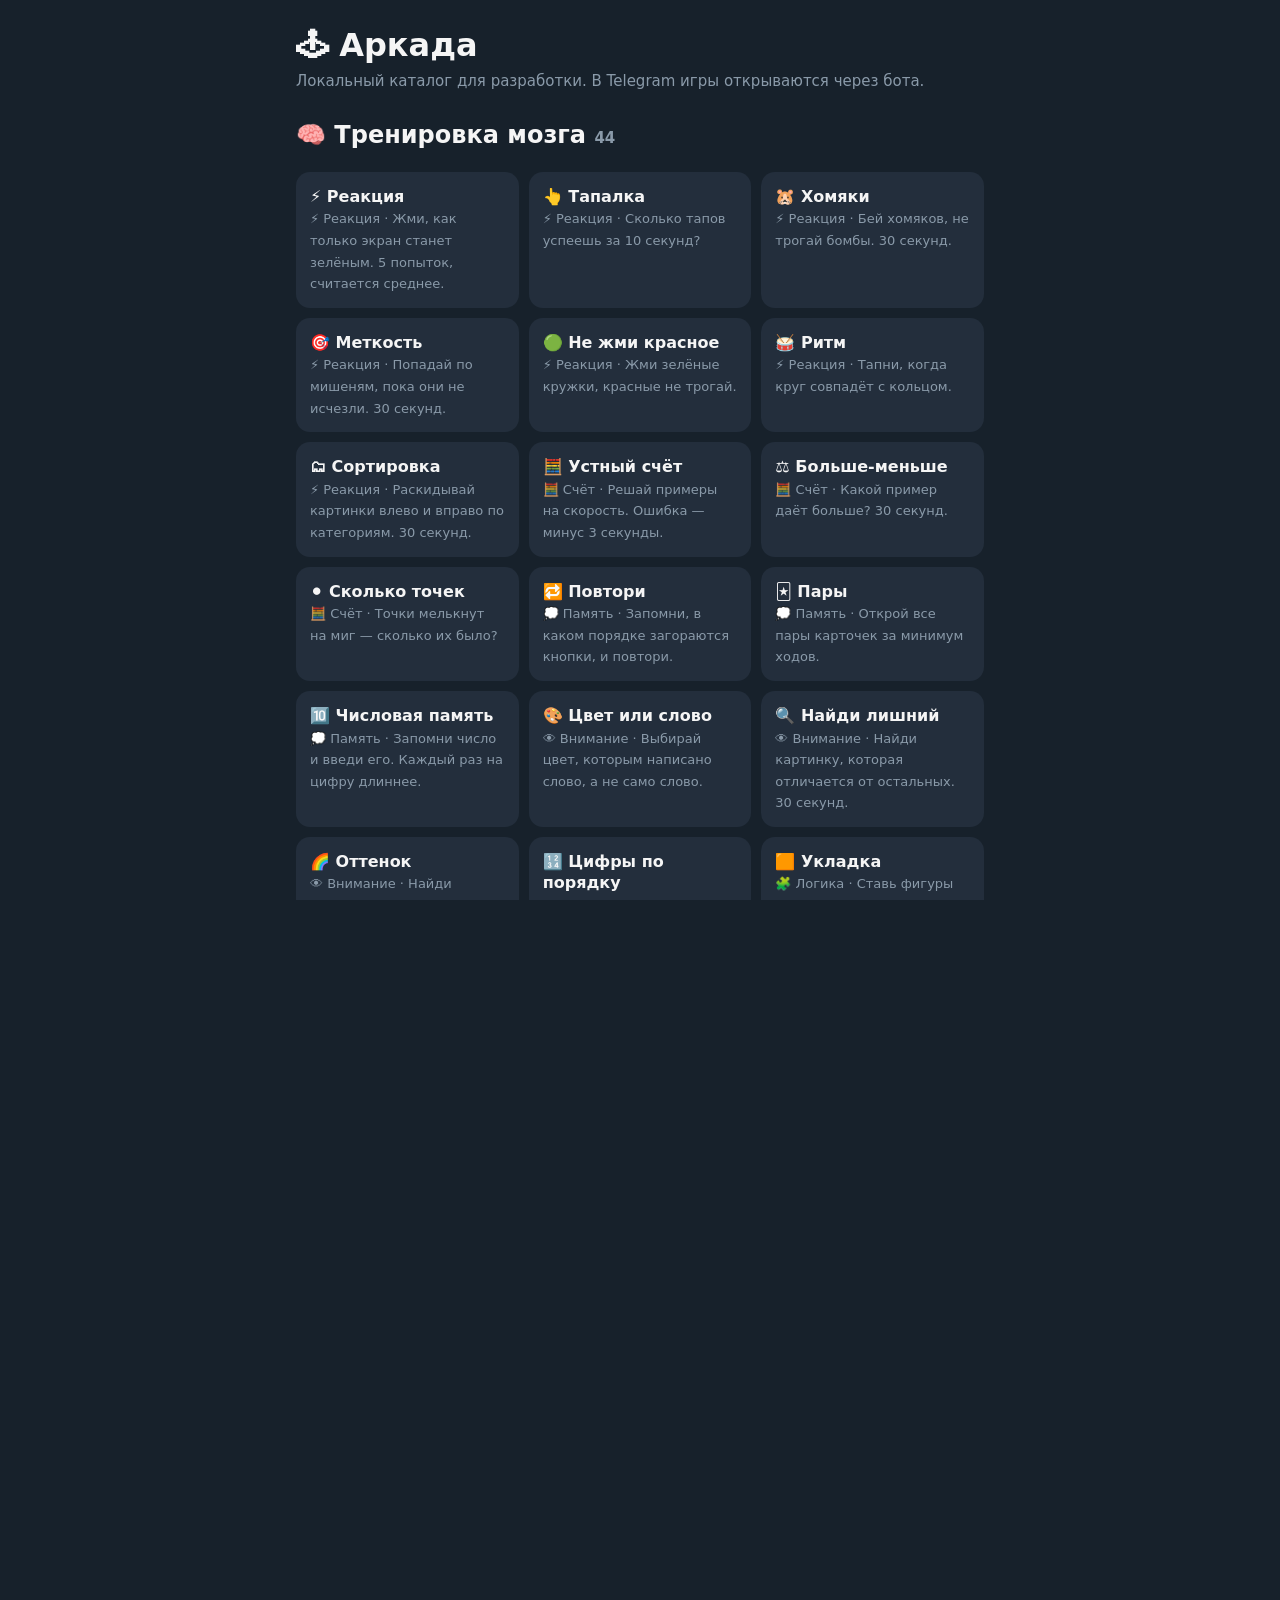
<file: web/index.html>
<!doctype html>
<html lang="ru">
<head>
  <meta charset="utf-8">
  <link rel="icon" href="favicon.svg" type="image/svg+xml">
  <meta name="viewport" content="width=device-width,initial-scale=1">
  <title>Аркада — каталог</title>
  <link rel="stylesheet" href="sdk/arcade.css">
  <style>
    html, body { overflow: auto; -webkit-user-select: auto; user-select: auto; }
    main { max-width: 720px; margin: 0 auto; padding: 24px 16px; }
    h1 { margin: 0 0 4px; }
    .list { display: grid; grid-template-columns: repeat(auto-fill, minmax(200px, 1fr)); gap: 10px; margin-top: 20px; }
    a.g { display: block; padding: 14px; border-radius: 14px; background: var(--card); color: var(--fg); text-decoration: none; }
    a.g b { display: block; }
    a.g span { color: var(--hint); font-size: 13px; }
  </style>
</head>
<body>
  <main>
    <h1>🕹 Аркада</h1>
    <div class="hint">Локальный каталог для разработки. В Telegram игры открываются через бота.</div>
    <div class="list" id="list"></div>
  </main>
  <script>
    // Если Mini App настроен на корень сайта — внутри Telegram сразу уходим в плеер
    if (/tgWebApp/.test(location.hash) || /tgWebApp/.test(location.search)) {
      location.replace('play.html' + location.search + location.hash);
    }
    fetch('games/catalog.json').then(r => r.json()).then(cat => {
      document.getElementById('list').outerHTML = cat.sections.map(s => {
        const groups = Object.fromEntries((s.groups || []).map(g => [g.id, g.title]));
        const games = cat.games.filter(g => g.section === s.id);
        return `<h2 style="margin:28px 0 0">${s.title} <small class="hint">${games.length}</small></h2><div class="list">` +
          games.map(g => `<a class="g" href="play.html?g=${g.id}"><b>${g.emoji} ${g.title}</b><span>${groups[g.group] ? groups[g.group] + ' · ' : ''}${g.desc}</span></a>`).join('') +
          '</div>';
      }).join('');
    });
  </script>
</body>
</html>
</file>
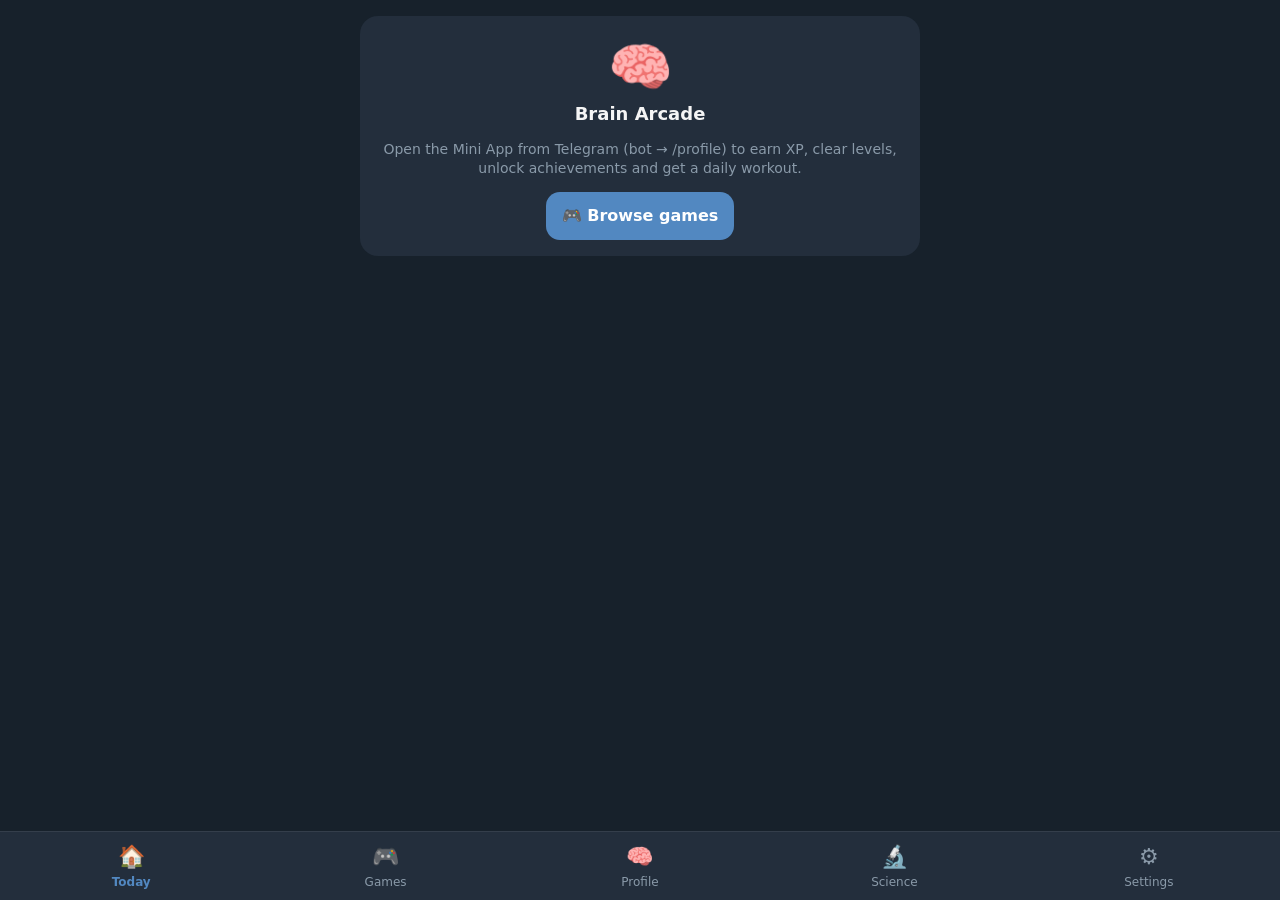
<file: web/hub.html>
<!doctype html>
<html lang="ru">
<head>
  <meta charset="utf-8">
  <link rel="icon" href="favicon.svg" type="image/svg+xml">
  <meta name="viewport" content="width=device-width,initial-scale=1,maximum-scale=1,user-scalable=no,viewport-fit=cover">
  <title>🧠</title>
  <script src="https://telegram.org/js/telegram-web-app.js"></script>
  <link rel="stylesheet" href="sdk/arcade.css">
  <script src="sdk/prefs.js"></script>
  <style>
    #hub { position: fixed; inset: 0; display: flex; flex-direction: column; }
    #view { flex: 1; overflow-y: auto; padding: 16px 16px 24px; -webkit-overflow-scrolling: touch; }
    #view > * { max-width: 560px; margin-left: auto; margin-right: auto; }
    #tabs { flex: 0 0 auto; display: grid; grid-template-columns: repeat(5, 1fr); background: var(--card);
      padding: 6px 4px calc(6px + env(safe-area-inset-bottom)); border-top: 1px solid color-mix(in srgb, var(--fg) 8%, transparent); }
    #tabs button { border: 0; background: none; color: var(--hint); font-size: 12px; display: flex; flex-direction: column; align-items: center; gap: 2px; padding: 4px 0; }
    #tabs button span { font-size: 22px; }
    #tabs button.on { color: var(--accent); font-weight: 700; }
    .panel { background: var(--card); border-radius: 18px; padding: 16px; margin-bottom: 12px; }
    .panel h2 { margin: 0 0 10px; font-size: 18px; }
    .hello { display: flex; align-items: center; gap: 12px; margin-bottom: 12px; }
    .avatar { width: 52px; height: 52px; border-radius: 50%; background: var(--accent); color: var(--accent-fg); display: flex; align-items: center; justify-content: center; font-size: 24px; font-weight: 800; flex: none; }
    .hello .who { flex: 1; min-width: 0; }
    .hello b { font-size: 19px; display: block; }
    .chip { display: inline-block; padding: 2px 9px; border-radius: 99px; font-size: 13px; background: color-mix(in srgb, var(--accent) 18%, transparent); color: var(--accent); font-weight: 700; }
    .streak { display: flex; align-items: center; gap: 14px; }
    .streak .fire { font-size: 42px; line-height: 1; }
    .streak .fire.off { filter: grayscale(1); opacity: .5; }
    .streak b { font-size: 26px; }
    .gl { display: flex; align-items: center; gap: 12px; padding: 10px 0; border-top: 1px solid color-mix(in srgb, var(--fg) 7%, transparent); }
    .gl:first-of-type { border-top: 0; }
    .gl .e { font-size: 30px; width: 40px; text-align: center; }
    .gl .t { flex: 1; min-width: 0; }
    .gl .t small { display: block; color: var(--hint); }
    .gl .ok { font-size: 22px; }
    .games { display: grid; grid-template-columns: repeat(auto-fill, minmax(150px, 1fr)); gap: 10px; }
    .gcard { background: var(--card); border: 0; border-radius: 16px; padding: 12px; text-align: left; color: var(--fg); display: flex; flex-direction: column; gap: 4px; }
    .gcard .e { font-size: 30px; }
    .gcard b { font-size: 15px; }
    .gcard small { color: var(--hint); font-size: 12px; }
    .gcard .st { color: var(--warn); font-size: 12px; }
    .chips { display: flex; gap: 8px; overflow-x: auto; margin-bottom: 12px; padding-bottom: 2px; }
    .chips button { flex: none; border: 0; border-radius: 99px; padding: 7px 14px; background: var(--card); color: var(--fg); font-weight: 600; }
    .chips button.on { background: var(--accent); color: var(--accent-fg); }
    .skill { margin: 10px 0; }
    .skill .h { display: flex; justify-content: space-between; font-size: 14px; }
    .skill small { color: var(--hint); }
    .achs { display: grid; grid-template-columns: repeat(auto-fill, minmax(98px, 1fr)); gap: 8px; }
    .ach { border-radius: 14px; padding: 10px 6px; text-align: center; background: color-mix(in srgb, var(--warn) 18%, transparent); }
    .ach.lock { background: color-mix(in srgb, var(--fg) 6%, transparent); }
    .ach.lock .ae { filter: grayscale(1); opacity: .45; }
    .ach .ae { font-size: 28px; }
    .ach b { display: block; font-size: 12px; margin-top: 2px; }
    .ach small { display: block; font-size: 10px; color: var(--hint); }
    .stats { display: grid; grid-template-columns: repeat(4, 1fr); gap: 6px; text-align: center; }
    .stats b { display: block; font-size: 20px; }
    .stats small { color: var(--hint); font-size: 11px; }
    .switch { display: flex; align-items: center; justify-content: space-between; gap: 12px; margin: 8px 0; }
    .switch input[type=time] { font: inherit; padding: 8px 10px; border-radius: 10px; border: 1px solid color-mix(in srgb, var(--fg) 15%, transparent); background: var(--bg); color: var(--fg); }
    .toggle { width: 52px; height: 30px; border-radius: 99px; border: 0; background: color-mix(in srgb, var(--fg) 18%, transparent); position: relative; flex: none; }
    .toggle::after { content: ''; position: absolute; top: 3px; left: 3px; width: 24px; height: 24px; border-radius: 50%; background: #fff; transition: left .2s; }
    .toggle.on { background: var(--good); }
    .toggle.on::after { left: 25px; }
    .sci p, .sci li { color: color-mix(in srgb, var(--fg) 85%, transparent); line-height: 1.45; text-align: left; }
    .sci ul { padding-left: 18px; }
    .sci a { color: var(--accent); }
    .tip { font-size: 14px; color: var(--hint); }
    .center { text-align: center; }
    .avatar { font-size: 28px; }
    .editme { border: 0; background: none; font-size: 15px; padding: 0 4px; }
    .avgrid { display: grid; grid-template-columns: repeat(auto-fill, minmax(44px, 1fr)); gap: 6px; margin: 10px 0; }
    .avgrid button { aspect-ratio: 1; border-radius: 12px; border: 2px solid transparent; background: color-mix(in srgb, var(--fg) 7%, transparent); font-size: 24px; }
    .avgrid button.on { border-color: var(--accent); background: color-mix(in srgb, var(--accent) 22%, transparent); }
    .search { width: 100%; font: inherit; padding: 11px 14px; border-radius: 14px; border: 1px solid color-mix(in srgb, var(--fg) 12%, transparent); background: var(--card); color: var(--fg); margin-bottom: 10px; -webkit-user-select: text; user-select: text; }
    .secs { margin: 4px 0 2px; }
    .secs button small { opacity: .65; font-weight: 400; }
    .gh { font-size: 15px; margin: 14px 4px 6px; color: var(--hint); font-weight: 700; }
    .list { padding: 4px 12px; }
    .grow { width: 100%; display: flex; align-items: center; gap: 12px; padding: 10px 0; border: 0; background: none; color: var(--fg); text-align: left;
      border-top: 1px solid color-mix(in srgb, var(--fg) 7%, transparent); }
    .grow:first-child { border-top: 0; }
    .grow .e { font-size: 28px; width: 38px; text-align: center; flex: none; }
    .grow .t { flex: 1; min-width: 0; }
    .grow .t b { display: block; font-size: 15px; }
    .grow .t small { display: block; color: var(--hint); font-size: 12.5px; white-space: nowrap; overflow: hidden; text-overflow: ellipsis; }
    .tag { flex: none; font-size: 11px; padding: 3px 8px; border-radius: 99px; background: color-mix(in srgb, var(--fg) 8%, transparent); color: var(--hint); }
    .tag.on { background: color-mix(in srgb, var(--warn) 25%, transparent); color: var(--fg); }
    .tag.new { background: color-mix(in srgb, var(--accent) 20%, transparent); color: var(--accent); }
    .recent { display: flex; gap: 8px; overflow-x: auto; padding-bottom: 4px; }
    .recent button { flex: none; width: 76px; border: 0; border-radius: 14px; background: var(--card); color: var(--fg); padding: 8px 4px; display: flex; flex-direction: column; align-items: center; gap: 2px; }
    .recent button span { font-size: 26px; }
    .recent button small { font-size: 11px; white-space: nowrap; overflow: hidden; text-overflow: ellipsis; width: 100%; text-align: center; }
  </style>
</head>
<body>
  <div id="hub">
    <main id="view"></main>
    <nav id="tabs">
      <button data-tab="today"><span>🏠</span>Сегодня</button>
      <button data-tab="games"><span>🎮</span>Игры</button>
      <button data-tab="profile"><span>🧠</span>Профиль</button>
      <button data-tab="science"><span>🔬</span>Наука</button>
      <button data-tab="settings"><span>⚙️</span>Настройки</button>
    </nav>
  </div>
  <script src="sdk/graph.js"></script>
  <script src="sdk/hub.js"></script>
</body>
</html>
</file>
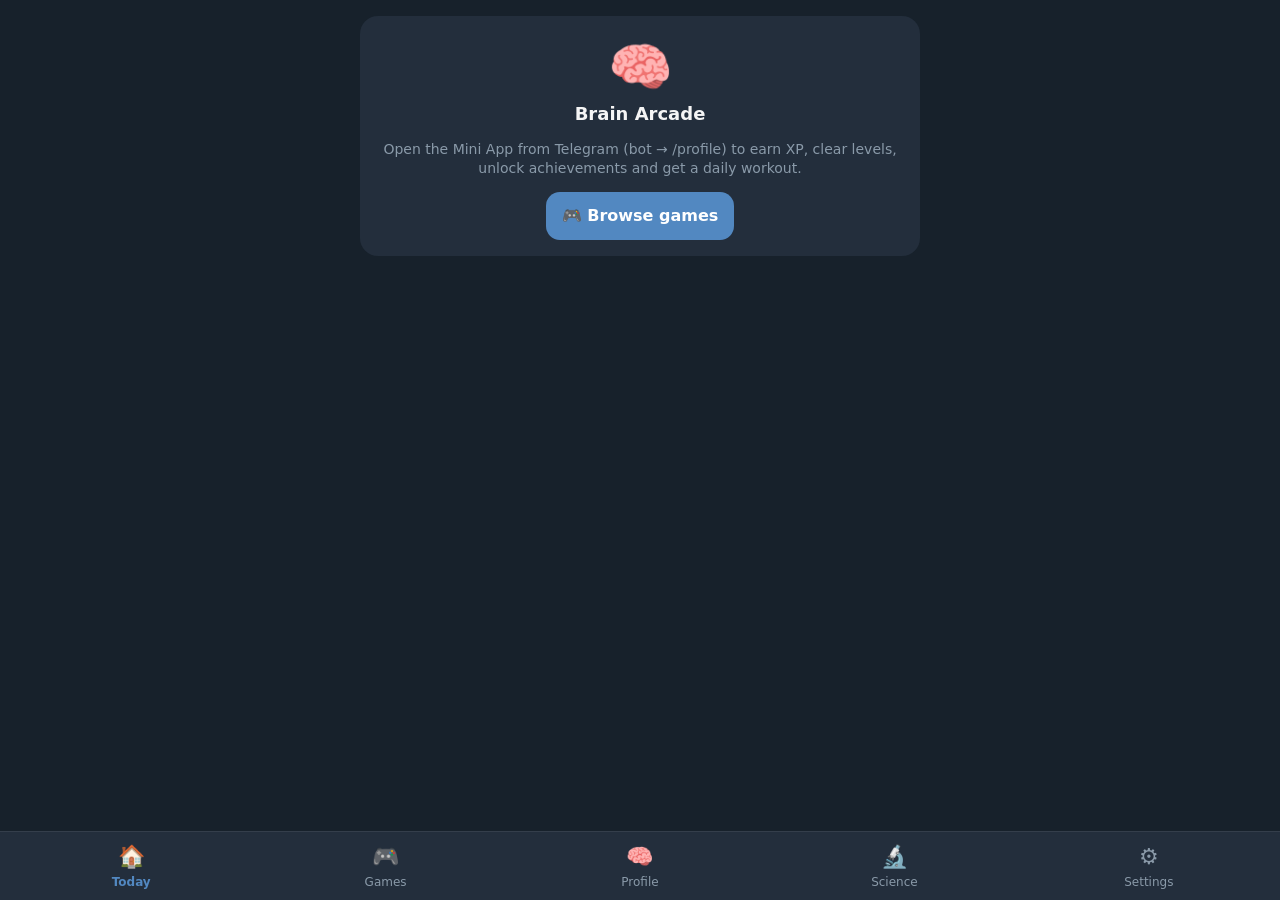
<file: web/play.html>
<!doctype html>
<html lang="ru">
<head>
  <meta charset="utf-8">
  <link rel="icon" href="favicon.svg" type="image/svg+xml">
  <meta name="viewport" content="width=device-width,initial-scale=1,maximum-scale=1,user-scalable=no,viewport-fit=cover">
  <title>🧠</title>
  <script src="https://telegram.org/js/telegram-web-app.js"></script>
  <link rel="stylesheet" href="sdk/arcade.css">
  <script src="sdk/prefs.js"></script>
</head>
<body>
  <div id="app">
    <header id="hud">
      <span id="hud-title"></span>
      <span id="hud-timer" hidden></span>
      <span id="hud-score"></span>
    </header>
    <main id="stage"></main>
    <div id="overlay"></div>
  </div>
  <script src="sdk/arcade.js"></script>
  <script src="sdk/countries.js"></script>
  <script src="sdk/learn.js"></script>
  <script src="sdk/algo-code.js"></script>
  <script src="sdk/algo.js"></script>
  <script src="sdk/algo-paths.js"></script>
  <script src="sdk/fit.js"></script>
</body>
</html>
</file>
<file: web/sdk/arcade.css>
:root {
  --bg: #17212b; --card: #232e3c; --fg: #f5f5f5; --hint: #8a9aa9;
  --accent: #5288c1; --accent-fg: #ffffff; --good: #3fb950; --bad: #e5534b; --warn: #e3b341;
}
* { box-sizing: border-box; }
html, body {
  margin: 0; height: 100%; background: var(--bg); color: var(--fg);
  font: 16px/1.35 -apple-system, system-ui, "Segoe UI", Roboto, sans-serif;
  overflow: hidden; overscroll-behavior: none;
  -webkit-user-select: none; user-select: none; -webkit-tap-highlight-color: transparent;
}
button { font: inherit; color: inherit; cursor: pointer; }
#app { position: fixed; inset: 0; display: flex; flex-direction: column; }

#hud {
  flex: 0 0 48px; display: flex; align-items: center; gap: 10px; padding: 0 14px;
  background: var(--card); font-weight: 600;
}
#hud-title { flex: 1; white-space: nowrap; overflow: hidden; text-overflow: ellipsis; }
#hud-score { font-variant-numeric: tabular-nums; font-size: 20px; }
#hud-timer {
  font-variant-numeric: tabular-nums; padding: 2px 10px; border-radius: 999px;
  background: color-mix(in srgb, var(--accent) 25%, transparent);
}
#hud-timer.low { background: color-mix(in srgb, var(--bad) 40%, transparent); }

#stage { flex: 1; position: relative; touch-action: none; overflow: hidden; }
#stage canvas { position: absolute; inset: 0; display: block; }

#overlay {
  position: absolute; inset: 0; display: flex; align-items: center; justify-content: center;
  background: color-mix(in srgb, var(--bg) 80%, transparent);
  -webkit-backdrop-filter: blur(6px); backdrop-filter: blur(6px); z-index: 10; overflow-y: auto; padding: 16px;
}
#overlay[hidden] { display: none; }
.card {
  width: 100%; max-width: 360px; margin: auto; padding: 22px 20px; border-radius: 20px;
  background: var(--card); text-align: center; box-shadow: 0 10px 40px rgba(0,0,0,.25);
}
.card .emoji { font-size: 56px; line-height: 1.1; }
.card h1 { margin: 6px 0 4px; font-size: 24px; }
.card p { margin: 6px 0 14px; color: var(--hint); }
.card .big { font-size: 44px; font-weight: 800; font-variant-numeric: tabular-nums; margin: 4px 0; }
.card .badge { display: inline-block; margin: 4px 0 8px; padding: 3px 10px; border-radius: 999px; background: var(--warn); color: #222; font-weight: 700; font-size: 14px; }
.row { display: flex; gap: 10px; margin-top: 14px; }
.btn {
  flex: 1; border: 0; border-radius: 14px; padding: 13px 16px; font-weight: 700;
  background: var(--accent); color: var(--accent-fg);
}
.btn.ghost { background: color-mix(in srgb, var(--fg) 10%, transparent); color: var(--fg); }
.btn:active { transform: scale(.97); }

.lb { list-style: none; margin: 14px 0 0; padding: 0; text-align: left; font-size: 15px; }
.lb li { display: flex; gap: 8px; padding: 6px 10px; border-radius: 10px; }
.lb li:nth-child(odd) { background: color-mix(in srgb, var(--fg) 5%, transparent); }
.lb li.me { background: color-mix(in srgb, var(--accent) 30%, transparent); }
.lb .n { width: 26px; color: var(--hint); }
.lb .nm { flex: 1; overflow: hidden; text-overflow: ellipsis; white-space: nowrap; }
.lb .sc { font-variant-numeric: tabular-nums; font-weight: 700; }
.muted { color: var(--hint); font-size: 14px; margin-top: 12px; }

/* --- общие блоки для DOM-игр --- */
.fill { position: absolute; inset: 0; display: flex; flex-direction: column; align-items: center; justify-content: center; gap: 16px; padding: 16px; text-align: center; }
.grid { display: grid; gap: 8px; width: 100%; max-width: min(100%, 62vh); margin: auto; }
.grid.g3 { grid-template-columns: repeat(3, 1fr); }
.grid.g4 { grid-template-columns: repeat(4, 1fr); }
.grid.g5 { grid-template-columns: repeat(5, 1fr); }
.tile {
  aspect-ratio: 1; border: 0; border-radius: 14px; background: var(--card);
  display: flex; align-items: center; justify-content: center; font-size: min(8vw, 38px); font-weight: 700;
  transition: transform .08s, background .15s, opacity .2s;
}
.tile:active { transform: scale(.95); }
.choices { display: grid; grid-template-columns: 1fr 1fr; gap: 10px; width: 100%; max-width: 420px; }
.choices .btn { padding: 18px 8px; font-size: 22px; }
.hint { color: var(--hint); font-size: 15px; }
.shake { animation: shake .25s; }
@keyframes shake { 25% { transform: translateX(-6px); } 75% { transform: translateX(6px); } }
.btn:disabled { opacity: .5; }

/* --- раздел «Учёба» --- */
.learn-q { font-size: min(9vw, 36px); font-weight: 800; text-align: center; line-height: 1.2; max-width: 100%; word-break: break-word; }
.learn-q.big { font-size: min(26vw, 110px); }
.choices.learn .btn { font-size: 17px; padding: 15px 8px; }
.flash { width: min(88vw, 380px); min-height: 190px; padding: 18px; border-radius: 20px; background: var(--card);
  display: flex; flex-direction: column; align-items: center; justify-content: center; gap: 10px; cursor: pointer; }
.flash .back { color: var(--accent); font-size: min(7vw, 28px); font-weight: 700; text-align: center; }
.modes { display: grid; gap: 12px; width: 100%; max-width: 380px; }
.modes .btn { padding: 18px 14px; text-align: left; }
.modes .btn small { display: block; font-weight: 400; opacity: .8; margin-top: 4px; }
.backlink { position: absolute; top: 10px; left: 12px; background: none; border: 0; color: var(--hint); font-size: 15px; }

/* --- уровни, прогресс, ачивки --- */
.modes .btn { display: block; }
.hublink { display: block; margin-top: 12px; color: var(--accent); text-decoration: none; font-weight: 600; font-size: 15px; }
.levels { display: grid; grid-template-columns: repeat(4, 1fr); gap: 8px; margin: 12px 0 4px; }
.lvl { aspect-ratio: 1; border-radius: 14px; border: 2px solid var(--accent); background: color-mix(in srgb, var(--fg) 6%, transparent);
  display: flex; flex-direction: column; align-items: center; justify-content: center; gap: 1px; padding: 2px; }
.lvl b { font-size: 20px; }
.lvl .st { color: var(--warn); font-size: 12px; letter-spacing: -1px; }
.lvl small { font-size: 10px; color: var(--hint); }
.lvl.locked { opacity: .45; border-style: dashed; }
.stars { font-size: 40px; letter-spacing: 4px; color: var(--hint); }
.stars.on { color: var(--warn); animation: pop .5s ease-out; }
@keyframes pop { 0% { transform: scale(.4); } 70% { transform: scale(1.15); } 100% { transform: scale(1); } }
.prog { margin-top: 12px; padding: 10px 12px; border-radius: 14px; background: color-mix(in srgb, var(--accent) 12%, transparent); text-align: left; }
.prog .xp { font-weight: 800; color: var(--accent); }
.prog .badge { display: block; text-align: center; margin: 8px 0 0; }
.bar { height: 8px; border-radius: 99px; background: color-mix(in srgb, var(--fg) 12%, transparent); overflow: hidden; margin: 6px 0 4px; }
.bar i { display: block; height: 100%; background: var(--accent); border-radius: 99px; transition: width .6s; }
.ach-new { margin-top: 8px; padding: 8px 10px; border-radius: 12px; background: color-mix(in srgb, var(--warn) 22%, transparent); animation: pop .5s ease-out; }
.ach-new small { display: block; color: var(--hint); }
.lvnav { display: flex; align-items: center; justify-content: center; gap: 12px; margin-top: 6px; }
.lvnav .btn { flex: none; padding: 6px 14px; }
.lvl.cur { box-shadow: 0 0 0 3px color-mix(in srgb, var(--warn) 60%, transparent); }
.toast { position: fixed; left: 50%; bottom: 24px; transform: translateX(-50%); z-index: 50; max-width: 90vw;
  background: var(--fg); color: var(--bg); padding: 10px 16px; border-radius: 12px; font-weight: 600; box-shadow: 0 6px 24px rgba(0,0,0,.3); animation: pop .3s; }
.toolbar { display: flex; flex-wrap: wrap; gap: 6px; justify-content: center; align-items: center; }
.toolbar .btn { flex: none; padding: 9px 12px; font-size: 14px; }
.swatch { width: 30px; height: 30px; border-radius: 50%; border: 3px solid transparent; flex: none; }
.swatch.on { border-color: var(--fg); }
.appbox { position: absolute; inset: 0; display: flex; flex-direction: column; gap: 10px; padding: 10px; overflow-y: auto; }
.appbox textarea, .appbox input[type=text], .appbox input[type=number] { font: inherit; padding: 10px 12px; border-radius: 12px; border: 1px solid color-mix(in srgb, var(--fg) 15%, transparent); background: var(--card); color: var(--fg); width: 100%; }
.appbox textarea { min-height: 110px; resize: vertical; -webkit-user-select: text; user-select: text; }
.appbox input { -webkit-user-select: text; user-select: text; }
#stage .appbox { touch-action: auto; }

/* --- личные настройки --- */
html.large .card, html.large #view, html.large .appbox { zoom: 1.12; }
html.nomotion *, html.nomotion *::before, html.nomotion *::after { animation: none !important; transition: none !important; }
html.notips .card p.howto { display: none; }
.seg { display: flex; flex-wrap: wrap; gap: 6px; margin-top: 6px; }
.seg button { border: 0; border-radius: 10px; padding: 7px 11px; background: color-mix(in srgb, var(--fg) 8%, transparent); color: var(--fg); font-size: 14px; }
.seg button.on { background: var(--accent); color: var(--accent-fg); font-weight: 700; }
.setrow { padding: 10px 0; border-top: 1px solid color-mix(in srgb, var(--fg) 7%, transparent); }
.setrow:first-of-type { border-top: 0; }
.setrow .top { display: flex; align-items: center; justify-content: space-between; gap: 10px; }
.setrow small { display: block; color: var(--hint); margin-top: 2px; }
.learn-q { white-space: pre-line; }
.learn-q.long { font-size: min(5.6vw, 22px); line-height: 1.35; font-weight: 700; }

.qbar { height: 4px; border-radius: 4px; background: var(--warn); width: 0; max-width: 420px; align-self: center; }
html.nomotion .qbar { transition: none !important; }

/* --- код: трассировка, «Собери код», «Найди ошибку» --- */
.learn-q.code { font: 600 14px/1.5 ui-monospace, Menlo, monospace; text-align: left; white-space: pre; background: var(--card); padding: 12px 14px; border-radius: 12px; max-width: 100%; overflow-x: auto; }
.learn-q.code.long { font-size: 13px; }
.codebox { display: flex; flex-direction: column; gap: 4px; padding: 8px; border-radius: 12px; background: color-mix(in srgb, var(--fg) 5%, transparent); min-height: 44px; }
.codebox.pool { background: transparent; padding: 0; }
.codebox.ok { outline: 2px solid var(--good); }
.cline { text-align: left; font: 13px/1.4 ui-monospace, Menlo, monospace; white-space: pre; border: 0; border-radius: 8px; padding: 7px 10px; background: var(--card); color: var(--fg); overflow-x: auto; }
.cline.bad { background: color-mix(in srgb, var(--bad) 35%, var(--card)); }
.cline.okline { background: color-mix(in srgb, var(--good) 35%, var(--card)); }

/* карта уровней: глава из 10 уровней извилистой тропой, босс в конце */
.lvmap { display: flex; flex-direction: column; align-items: center; gap: 6px; margin: 12px 0 4px; max-height: 52vh; overflow-y: auto; padding: 4px 0; }
.lvl.node { width: 64px; aspect-ratio: 1; border-radius: 50%; position: relative; flex: none; display: flex; flex-direction: column; align-items: center; justify-content: center; }
.lvl.node b { font-size: 18px; line-height: 1; }
.lvl.node .st { font-size: 10px; }
.lvl.node small { font-size: 9px; }
.lvl.node .md { position: absolute; top: -6px; right: -6px; font-style: normal; font-size: 16px; }
.lvl.boss { width: 84px; border-width: 3px; background: color-mix(in srgb, var(--warn) 18%, transparent); }
.lvl.boss b { font-size: 28px; }
.lvlegend { font-size: 11px; }
.chnews { font-size: 13px; color: var(--accent); font-weight: 600; margin: 4px 0 0; min-height: 0; }
.chnews:empty { display: none; }
.lesson-list { margin: 0 auto; align-self: center; display: flex; flex-direction: column; gap: 6px; width: min(92vw, 460px); max-height: 52vh; overflow-y: auto; }
.lesson-row { display: grid; grid-template-columns: 1fr auto 1fr; gap: 8px; align-items: center; background: var(--card); border-radius: 12px; padding: 8px 10px; font-size: 15px; text-align: left; }
.lesson-row b { color: var(--hint); }
.lesson-row.rev { opacity: .7; border: 1px dashed color-mix(in srgb, var(--fg) 25%, transparent); }

/* пасхалки */
.egg-fx { position: fixed; top: -40px; font-size: 26px; pointer-events: none; z-index: 99; animation: eggfall linear forwards; }
@keyframes eggfall { to { transform: translateY(110vh) rotate(540deg); } }
.snow { position: fixed; top: -20px; color: #fff; opacity: .7; pointer-events: none; z-index: 1; animation: snowfall linear infinite; text-shadow: 0 0 3px rgba(0,0,0,.3); }
@keyframes snowfall { to { transform: translateY(105vh) translateX(30px); } }
.wobble { animation: wobble .4s; }
@keyframes wobble { 25% { transform: rotate(-12deg) scale(1.1); } 75% { transform: rotate(12deg) scale(1.1); } }
.april .avatar, .april .brainpoke, .april #tabs button span { transform: rotate(180deg); display: inline-block; }
.ach.secret { background: color-mix(in srgb, var(--accent) 16%, transparent); }

/* граф знаний */
.kg { width: 100%; max-width: 420px; display: block; margin: 0 auto; touch-action: manipulation; }
.kg line { stroke: var(--accent); }
.kg .kg-e0 { stroke: var(--hint); stroke-width: 1; opacity: .25; stroke-dasharray: 3 3; }
.kg .kg-new { stroke: var(--good); }
.kg text { text-anchor: middle; dominant-baseline: middle; font-size: 13px; fill: var(--fg); pointer-events: none; }
.kg .kg-n { cursor: pointer; }
.kg .kg-skill circle { fill: color-mix(in srgb, var(--accent) 30%, var(--card)); stroke: var(--accent); stroke-width: 2; }
.kg .kg-topic circle { fill: color-mix(in srgb, var(--warn) 30%, var(--card)); stroke: var(--warn); stroke-width: 1.5; }
.kg .kg-ghost circle { fill: var(--card); stroke: var(--hint); opacity: .5; }
.kg .kg-ghost text { opacity: .45; }
.kg .kg-me circle { fill: var(--accent); }
.kg .kg-me text { fill: var(--accent-fg); font-size: 18px; }
.kg .kg-me .kg-lv { font-size: 9px; fill: var(--accent-fg); }
.kg .kg-lv { font-size: 10px; font-weight: 700; fill: var(--hint); }
.kg .kg-plus { font-size: 10px; font-weight: 800; fill: var(--good); }
.kg .kg-grew circle { stroke: var(--good); stroke-width: 3; animation: kgpulse 1.4s ease-in-out 3; }
.kg .kg-sel circle { stroke: var(--fg); stroke-width: 3; }
@keyframes kgpulse { 50% { stroke-width: 7; stroke-opacity: .4; } }
.nomotion .kg .kg-grew circle { animation: none; }
.kg-info { min-height: 2.6em; text-align: center; margin: 6px 0; }
.kg-go { margin-top: 6px; padding: 6px 12px; font-size: 13px; }
.kg-dirs { display: grid; grid-template-columns: 1fr 1fr; gap: 8px; margin-top: 8px; }
.kg-dir { display: flex; gap: 8px; align-items: flex-start; background: color-mix(in srgb, var(--fg) 5%, transparent); border-radius: 12px; padding: 8px; font-size: 13px; text-align: left; }
.kg-dir span { font-size: 20px; }
.kg-dir b { display: block; font-size: 12px; color: var(--hint); }
.kg-dir small { font-size: 13px; }

/* «Наука»: открытые источники */
.src-list { display: flex; flex-direction: column; gap: 6px; margin: 8px 0; }
.src { display: flex; gap: 10px; align-items: center; background: color-mix(in srgb, var(--fg) 5%, transparent); border-radius: 12px; padding: 8px 10px; text-align: left; }
.src > span { font-size: 22px; flex: none; width: 28px; text-align: center; }
.src > div { flex: 1; min-width: 0; }
.src b { display: block; font-size: 14px; }
.src small { display: block; color: var(--hint); font-size: 12px; }
.src em { font-style: normal; font-size: 11px; color: var(--accent); flex: none; max-width: 30%; text-align: right; }

/* напоминание размяться и тренировки */
.nudge { background: color-mix(in srgb, var(--good) 16%, transparent); border-radius: 14px; padding: 10px 12px; margin: 8px 0; font-size: 14px; display: flex; flex-direction: column; gap: 8px; align-items: center; }
.nudge .btn { text-decoration: none; padding: 8px 16px; }
.fit { gap: 8px; align-items: center; text-align: center; }
.fit-img { width: 64px; height: 64px; border-radius: 12px; overflow: hidden; background: #fff; flex: none; display: flex; align-items: center; justify-content: center; font-size: 30px; }
.fit-img img { width: 100%; height: 100%; object-fit: cover; }
.fit-img.big { width: min(78vw, 300px); height: min(52vw, 200px); border-radius: 16px; }
.fit-img.big img { object-fit: contain; }
.fit-plan { display: flex; flex-direction: column; gap: 6px; width: min(92vw, 440px); max-height: 46vh; overflow-y: auto; }
.fit-row { display: flex; align-items: center; gap: 10px; background: var(--card); border-radius: 12px; padding: 6px 10px 6px 6px; text-align: left; font-size: 14px; }
.fit-row .fit-img { width: 44px; height: 44px; }
.fit-row span { flex: 1; }
.fit-reps { display: flex; align-items: center; gap: 18px; }
.fit-reps b { font-size: 44px; min-width: 64px; text-align: center; font-variant-numeric: tabular-nums; }
.fit-reps .btn { width: 56px; height: 56px; font-size: 28px; padding: 0; flex: none; }
.fit-timer { font-size: 56px; font-weight: 900; font-variant-numeric: tabular-nums; color: var(--accent); }
.fit-timer.rest { color: var(--good); }

/* опоры и пути */
.pillars { display: flex; flex-wrap: wrap; gap: 6px; margin-top: 8px; }
.pillars .pl { font-size: 12px; padding: 4px 10px; border-radius: 99px; background: color-mix(in srgb, var(--fg) 7%, transparent); color: var(--hint); }
.pillars .pl.on { background: color-mix(in srgb, var(--good) 22%, transparent); color: var(--fg); font-weight: 700; }
.gl.step.done { opacity: .6; }
.gl.step.cur { background: color-mix(in srgb, var(--accent) 12%, transparent); border-radius: 12px; }
details.path { border-top: 1px solid color-mix(in srgb, var(--fg) 7%, transparent); padding: 6px 0; }
details.path summary { display: flex; align-items: center; gap: 8px; cursor: pointer; list-style: none; }
details.path summary::-webkit-details-marker { display: none; }
details.path summary span { font-size: 22px; }
details.path summary b { flex: 1; text-align: left; }
details.path summary small { color: var(--hint); }
details.path summary em { font-style: normal; font-size: 12px; color: var(--good); }
details.path summary .btn { padding: 4px 10px; font-size: 12px; flex: none; }
.related { display: flex; gap: 8px; flex-wrap: wrap; justify-content: center; margin: 8px 0; }
.related a { text-decoration: none; padding: 6px 10px; border-radius: 12px; background: color-mix(in srgb, var(--fg) 7%, transparent); color: var(--fg); font-size: 13px; }
.related a.next { background: color-mix(in srgb, var(--accent) 22%, transparent); font-weight: 700; }
.chips-skills { display: flex; flex-wrap: wrap; gap: 6px; justify-content: center; margin: 4px 0; }
.chips-skills span { font-size: 12px; padding: 3px 9px; border-radius: 99px; background: color-mix(in srgb, var(--accent) 14%, transparent); }

/* календарь активности */
.cal { display: grid; grid-template-columns: repeat(7, 1fr); gap: 4px; max-width: 280px; margin: 0 auto; }
.cal i { aspect-ratio: 1; border-radius: 5px; background: color-mix(in srgb, var(--good) calc(var(--k, 0) * 100%), color-mix(in srgb, var(--fg) 8%, transparent)); }
.cal i.pad { background: none; }
</file>
